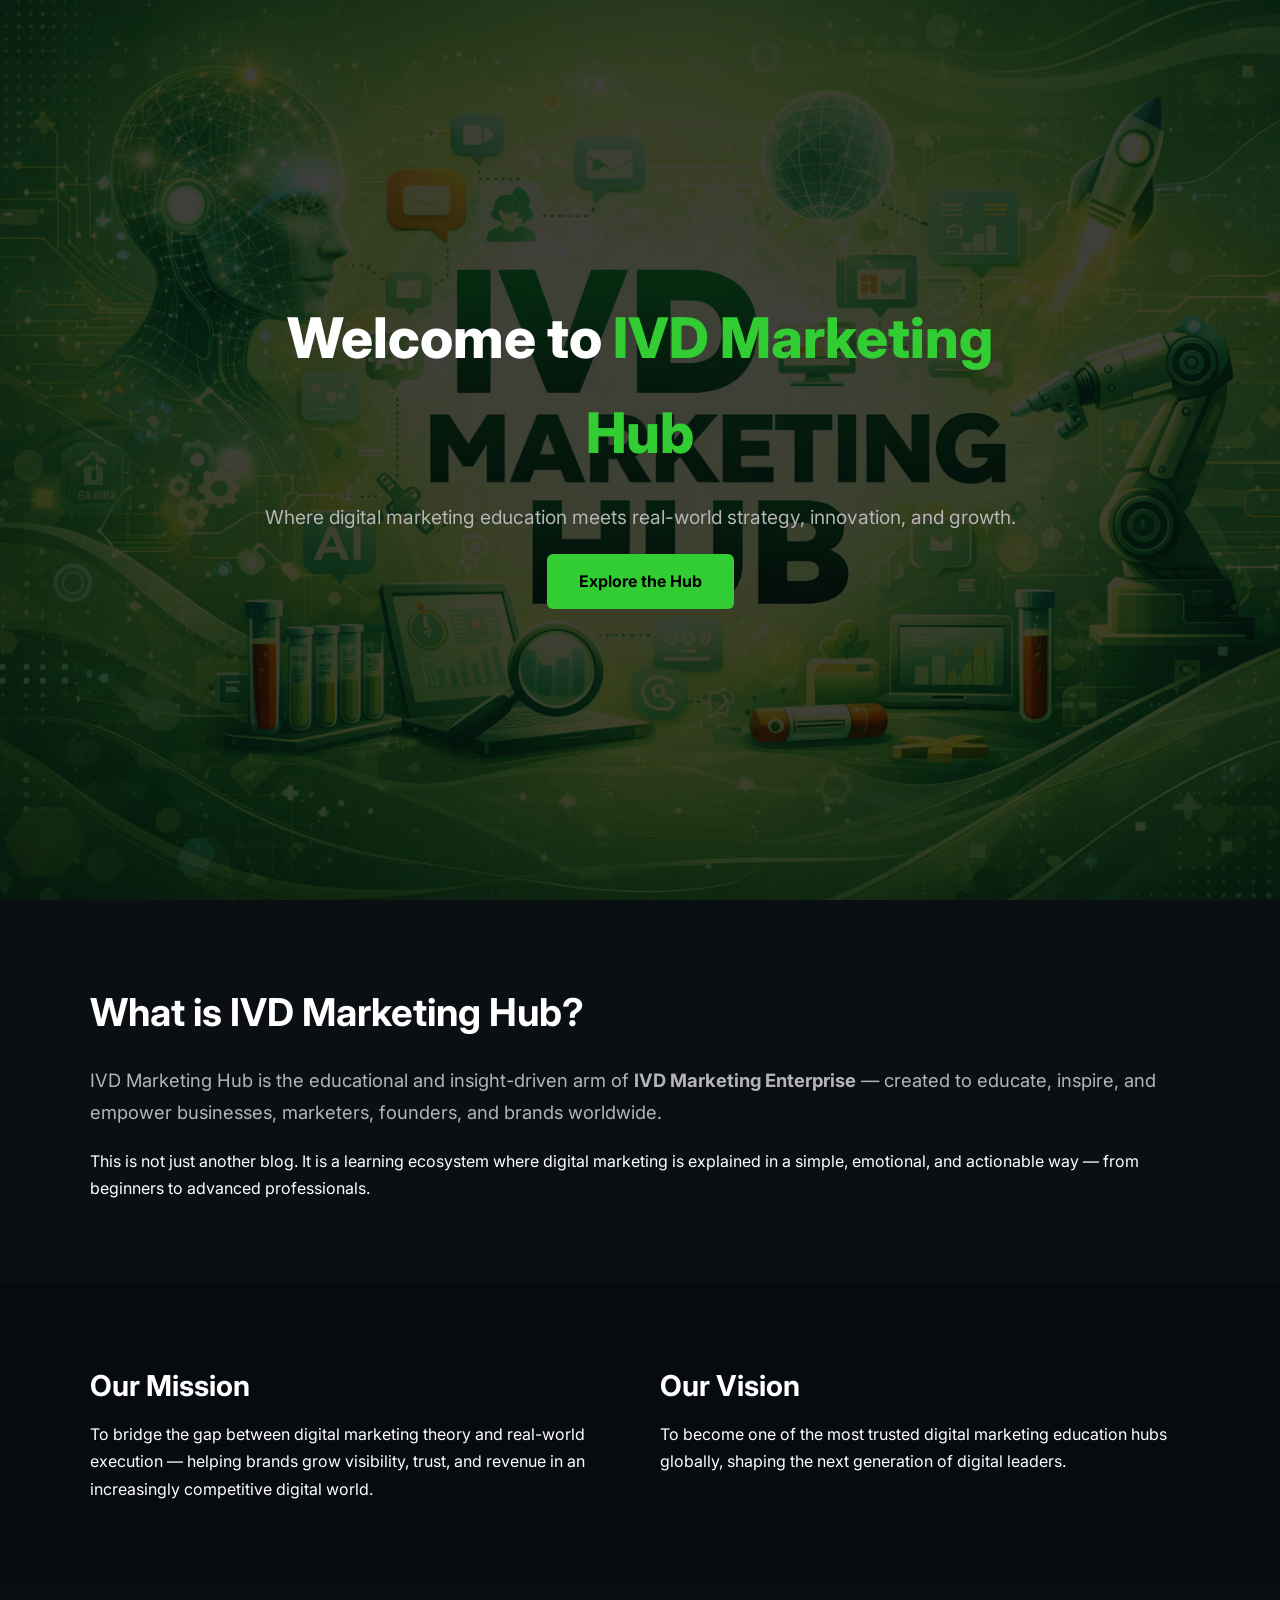
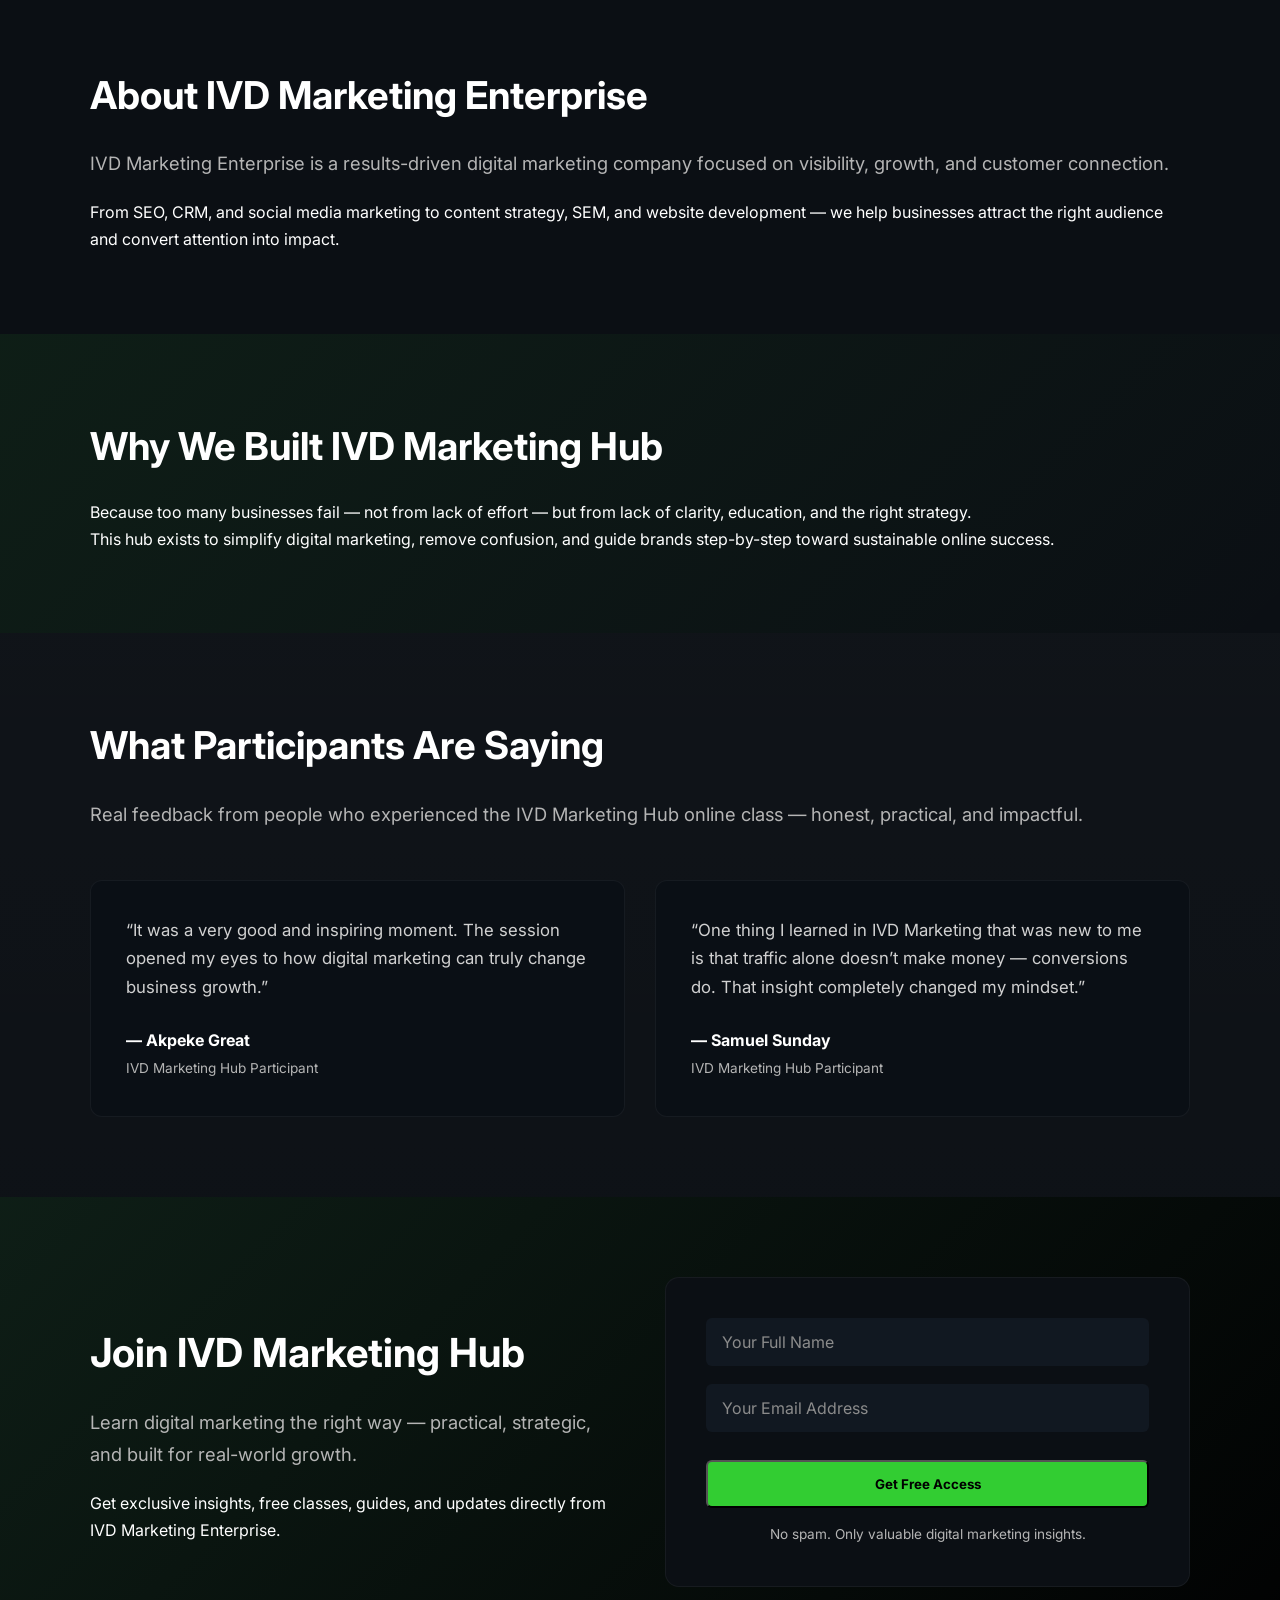
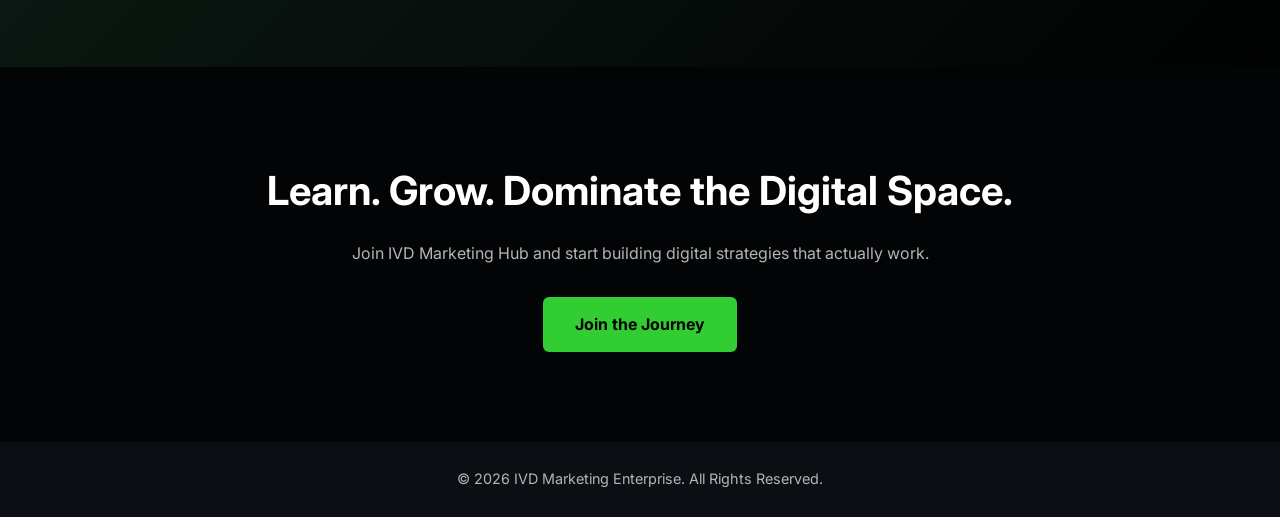
<file: index.html>
<!DOCTYPE html>
<html lang="en">
<head>
  <meta charset="UTF-8" />
  <meta name="viewport" content="width=device-width, initial-scale=1.0" />

  <title>IVD Marketing Hub | Digital Marketing Education & Growth</title>
  <meta name="description" content="IVD Marketing Hub by IVD Marketing Enterprise – a world-class digital marketing education platform empowering businesses, brands, and marketers to grow online." />

  <link rel="stylesheet" href="style.css" />
  <link href="https://fonts.googleapis.com/css2?family=Inter:wght@300;400;600;700;800&display=swap" rel="stylesheet">
</head>

<body>

  <!-- HERO SECTION -->
  <header class="hero">
    <div class="hero-overlay"></div>

    <div class="hero-content">
      <h1>Welcome to <span>IVD Marketing Hub</span></h1>
      <p>
        Where digital marketing education meets real-world strategy, 
        innovation, and growth.
      </p>
      <a href="#about" class="btn-primary">Explore the Hub</a>
    </div>
  </header>

  <!-- ABOUT IVD MARKETING HUB -->
  <section id="about" class="section">
    <div class="container">
      <h2>What is IVD Marketing Hub?</h2>
      <p class="lead">
        IVD Marketing Hub is the educational and insight-driven arm of 
        <strong>IVD Marketing Enterprise</strong> — created to educate, inspire, 
        and empower businesses, marketers, founders, and brands worldwide.
      </p>

      <p>
        This is not just another blog. It is a learning ecosystem where
        digital marketing is explained in a simple, emotional, and 
        actionable way — from beginners to advanced professionals.
      </p>
    </div>
  </section>

  <!-- MISSION -->
  <section class="section dark">
    <div class="container grid">
      <div>
        <h3>Our Mission</h3>
        <p>
          To bridge the gap between digital marketing theory and real-world
          execution — helping brands grow visibility, trust, and revenue
          in an increasingly competitive digital world.
        </p>
      </div>

      <div>
        <h3>Our Vision</h3>
        <p>
          To become one of the most trusted digital marketing education
          hubs globally, shaping the next generation of digital leaders.
        </p>
      </div>
    </div>
  </section>

  <!-- ABOUT IVD MARKETING ENTERPRISE -->
  <section class="section">
    <div class="container">
      <h2>About IVD Marketing Enterprise</h2>
      <p class="lead">
        IVD Marketing Enterprise is a results-driven digital marketing
        company focused on visibility, growth, and customer connection.
      </p>

      <p>
        From SEO, CRM, and social media marketing to content strategy,
        SEM, and website development — we help businesses attract the
        right audience and convert attention into impact.
      </p>
    </div>
  </section>

  <!-- WHY THIS HUB EXISTS -->
  <section class="section highlight">
    <div class="container">
      <h2>Why We Built IVD Marketing Hub</h2>
      <p>
        Because too many businesses fail — not from lack of effort —
        but from lack of clarity, education, and the right strategy.
      </p>

      <p>
        This hub exists to simplify digital marketing, remove confusion,
        and guide brands step-by-step toward sustainable online success.
      </p>
    </div>
  </section>

  <!-- PARTICIPANT REVIEWS -->
<section class="section testimonials">
  <div class="container">
    <h2>What Participants Are Saying</h2>
    <p class="lead">
      Real feedback from people who experienced the IVD Marketing Hub
      online class — honest, practical, and impactful.
    </p>

    <div class="testimonial-grid">

      <div class="testimonial-card">
        <p class="testimonial-text">
          “It was a very good and inspiring moment. The session opened my
          eyes to how digital marketing can truly change business growth.”
        </p>
        <h4 class="testimonial-name">— Akpeke Great</h4>
        <span class="testimonial-role">IVD Marketing Hub Participant</span>
      </div>

      <div class="testimonial-card">
        <p class="testimonial-text">
          “One thing I learned in IVD Marketing that was new to me is that
          traffic alone doesn’t make money — conversions do. That insight
          completely changed my mindset.”
        </p>
        <h4 class="testimonial-name">— Samuel Sunday</h4>
        <span class="testimonial-role">IVD Marketing Hub Participant</span>
      </div>

    </div>
  </div>
</section>

<!-- SIGN UP FORM -->
<section class="section signup">
  <div class="container signup-grid">

    <div class="signup-text">
      <h2>Join IVD Marketing Hub</h2>
      <p class="lead">
        Learn digital marketing the right way — practical, strategic,
        and built for real-world growth.
      </p>
      <p>
        Get exclusive insights, free classes, guides, and updates directly
        from IVD Marketing Enterprise.
      </p>
    </div>

<form
  action="https://formspree.io/f/mkovyzak"
  method="POST"
  class="signup-form"
>

  <!-- Redirect -->
  <input type="hidden" name="_redirect" value="https://imide234.github.io/ivdmarketinghubthankyou.com/">

  <!-- UTM Tracking -->
  <input type="hidden" name="utm_source" id="utm_source_main">
  <input type="hidden" name="utm_medium" id="utm_medium_main">
  <input type="hidden" name="utm_campaign" id="utm_campaign_main">
  <input type="hidden" name="utm_content" id="utm_content_main">

  <!-- Visible Fields -->
  <input type="text" name="name" placeholder="Your Full Name" required>
  <input type="email" name="email" placeholder="Your Email Address" required>

  <button type="submit" class="btn-primary">
    Get Free Access
  </button>

  <p class="form-note">
    No spam. Only valuable digital marketing insights.
  </p>
</form>
  </div>
</section>


  <!-- CTA -->
  <section class="cta">
    <h2>Learn. Grow. Dominate the Digital Space.</h2>
    <p>
      Join IVD Marketing Hub and start building digital strategies
      that actually work.
    </p>
    <a href="#" class="btn-primary">Join the Journey</a>
  </section>

<script>
  const params = new URLSearchParams(window.location.search);

  const utmData = {
    source: params.get("utm_source") || "direct",
    medium: params.get("utm_medium") || "none",
    campaign: params.get("utm_campaign") || "none",
    content: params.get("utm_content") || "none"
  };

  // Main Form
  document.getElementById("utm_source_main").value = utmData.source;
  document.getElementById("utm_medium_main").value = utmData.medium;
  document.getElementById("utm_campaign_main").value = utmData.campaign;
  document.getElementById("utm_content_main").value = utmData.content;

  // Exit Form
  document.getElementById("utm_source_exit").value = utmData.source;
  document.getElementById("utm_medium_exit").value = utmData.medium;
  document.getElementById("utm_campaign_exit").value = utmData.campaign;
  document.getElementById("utm_content_exit").value = utmData.content;
</script>


<div id="exit-popup" class="exit-popup">
  <div class="exit-content">
    <h3>Before You Go…</h3>
    <p>
      Get free digital marketing insights, strategies,
      and class updates from IVD Marketing Hub.
    </p>

<form action="https://formspree.io/f/mkovyzak" method="POST">

  <input type="hidden" name="_redirect" value="https://imide234.github.io/ivdmarketinghubthankyou.com/">

  <input type="hidden" name="utm_source" id="utm_source_exit">
  <input type="hidden" name="utm_medium" id="utm_medium_exit">
  <input type="hidden" name="utm_campaign" id="utm_campaign_exit">
  <input type="hidden" name="utm_content" id="utm_content_exit">

  <input type="email" name="email" placeholder="Your Email" required>

  <button type="submit" class="btn-primary">
    Join Free
  </button>
</form>
    <span class="exit-close" onclick="closeExit()">×</span>
  </div>
</div>

  <!-- FOOTER -->
  <footer>
    <p>© 2026 IVD Marketing Enterprise. All Rights Reserved.</p>
  </footer>

</body>
</html>
</file>
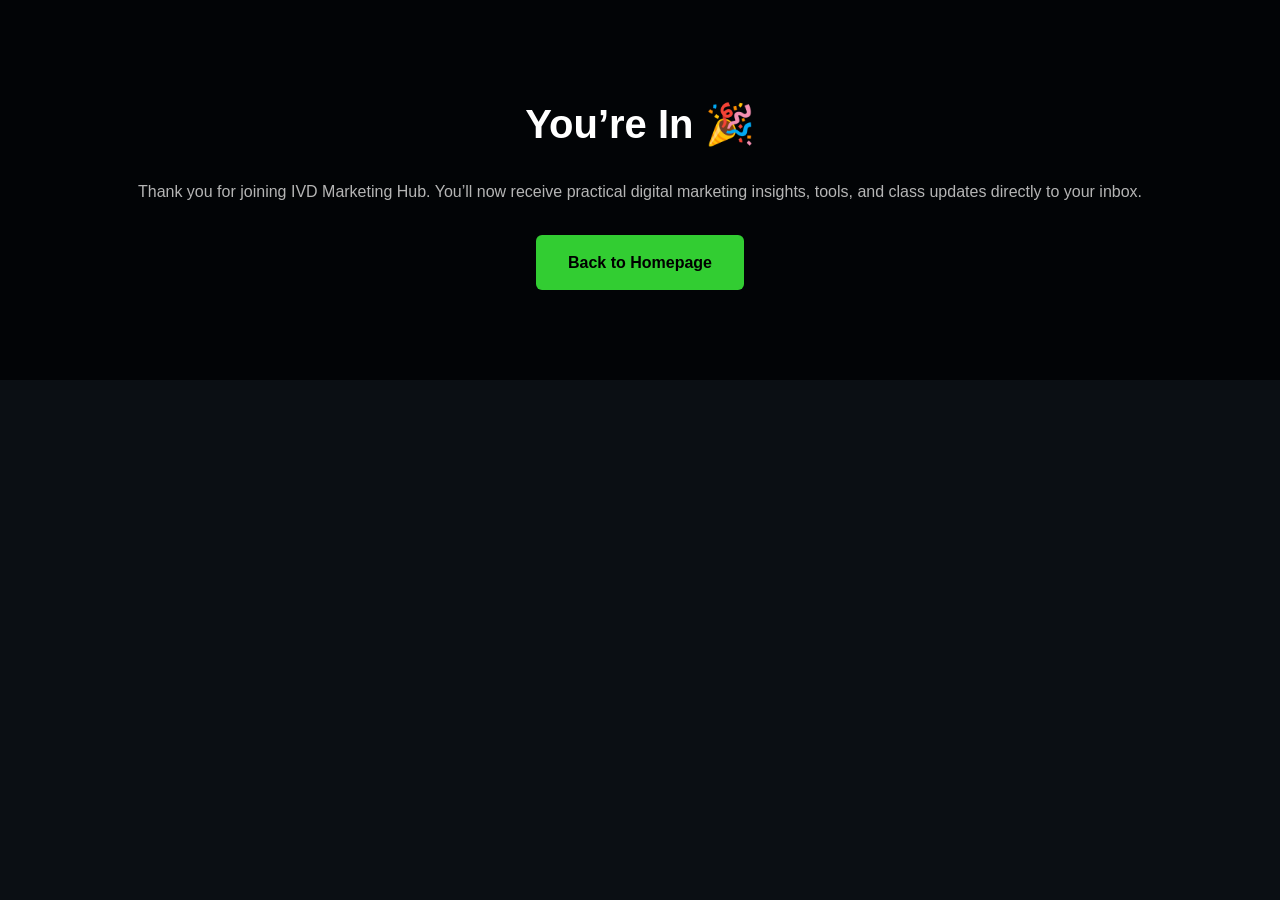
<file: thank-you.html>
<!DOCTYPE html>
<html lang="en">
<head>
  <meta charset="UTF-8">
  <title>Welcome to IVD Marketing Hub</title>
  <meta name="viewport" content="width=device-width, initial-scale=1.0">
  <link rel="stylesheet" href="style.css">
</head>

<body>

<section class="section cta">
  <h2>You’re In 🎉</h2>
  <p>
    Thank you for joining IVD Marketing Hub.
    You’ll now receive practical digital marketing
    insights, tools, and class updates directly
    to your inbox.
  </p>

  <a href="index.html" class="btn-primary">
    Back to Homepage
  </a>
</section>

</body>
</html>
</file>
<file: style.css>
:root {
  --primary: #32CD32;
  --dark: #0b0f14;
  --light: #ffffff;
  --gray: #b5b5b5;
}

* {
  margin: 0;
  padding: 0;
  box-sizing: border-box;
  font-family: 'Inter', sans-serif;
}

body {
  background: var(--dark);
  color: var(--light);
  line-height: 1.7;
}

/* HERO */
.hero {
  position: relative;
  height: 100vh;
  background: url("ChatGPT\ Image\ Feb\ 21\,\ 2026\,\ 01_10_26\ PM.png") center/cover no-repeat;
  display: flex;
  align-items: center;
  justify-content: center;
  text-align: center;
}

.hero-overlay {
  position: absolute;
  inset: 0;
  background: rgba(0,0,0,0.75);
}

.hero-content {
  position: relative;
  max-width: 800px;
  padding: 20px;
}

.hero h1 {
  font-size: 3.5rem;
  font-weight: 800;
}

.hero h1 span {
  color: var(--primary);
}

.hero p {
  margin: 20px 0;
  font-size: 1.2rem;
  color: var(--gray);
}

/* BUTTON */
.btn-primary {
  display: inline-block;
  padding: 14px 32px;
  background: var(--primary);
  color: #000;
  font-weight: 700;
  border-radius: 6px;
  text-decoration: none;
  transition: 0.3s ease;
}

.btn-primary:hover {
  transform: translateY(-3px);
  box-shadow: 0 10px 30px rgba(50,205,50,0.4);
}

/* SECTIONS */
.section {
  padding: 80px 20px;
}

.container {
  max-width: 1100px;
  margin: auto;
}

.section h2 {
  font-size: 2.4rem;
  margin-bottom: 20px;
}

.section h3 {
  font-size: 1.8rem;
  margin-bottom: 10px;
}

.lead {
  font-size: 1.15rem;
  color: var(--gray);
  margin-bottom: 20px;
}

/* DARK SECTION */
.dark {
  background: #070a0e;
}

/* GRID */
.grid {
  display: grid;
  grid-template-columns: repeat(auto-fit, minmax(280px, 1fr));
  gap: 40px;
}

/* HIGHLIGHT */
.highlight {
  background: linear-gradient(135deg, rgba(50,205,50,0.08), transparent);
}

/* CTA */
.cta {
  padding: 90px 20px;
  text-align: center;
  background: #020406;
}

.cta h2 {
  font-size: 2.5rem;
}

.cta p {
  margin: 15px 0 30px;
  color: var(--gray);
}

/* FOOTER */
footer {
  text-align: center;
  padding: 25px;
  font-size: 0.9rem;
  color: var(--gray);
}
/* TESTIMONIALS */
.testimonials {
  background: linear-gradient(
    180deg,
    rgba(255,255,255,0.02),
    rgba(255,255,255,0.01)
  );
}

.testimonial-grid {
  display: grid;
  grid-template-columns: repeat(auto-fit, minmax(300px, 1fr));
  gap: 30px;
  margin-top: 50px;
}

.testimonial-card {
  background: #0a0f15;
  border: 1px solid rgba(255,255,255,0.05);
  padding: 35px;
  border-radius: 12px;
  transition: 0.4s ease;
}

.testimonial-card:hover {
  transform: translateY(-6px);
  border-color: rgba(50,205,50,0.4);
  box-shadow: 0 20px 40px rgba(0,0,0,0.6);
}

.testimonial-text {
  font-size: 1.05rem;
  color: #d1d1d1;
  margin-bottom: 25px;
}

.testimonial-name {
  font-size: 1rem;
  font-weight: 700;
  color: var(--light);
}

.testimonial-role {
  font-size: 0.85rem;
  color: var(--gray);
}
/* SIGNUP FORM */
.signup {
  background: linear-gradient(
    135deg,
    rgba(50,205,50,0.08),
    rgba(0,0,0,0.9)
  );
}

.signup-grid {
  display: grid;
  grid-template-columns: repeat(auto-fit, minmax(300px, 1fr));
  gap: 50px;
  align-items: center;
}

.signup-text h2 {
  font-size: 2.5rem;
}

.signup-form {
  background: #0b0f14;
  padding: 40px;
  border-radius: 14px;
  border: 1px solid rgba(255,255,255,0.05);
}

.signup-form input {
  width: 100%;
  padding: 14px 16px;
  margin-bottom: 18px;
  border-radius: 6px;
  border: none;
  background: #111821;
  color: #fff;
  font-size: 1rem;
}

.signup-form input::placeholder {
  color: #8b8b8b;
}

.signup-form input:focus {
  outline: none;
  box-shadow: 0 0 0 2px rgba(50,205,50,0.6);
}

.signup-form button {
  width: 100%;
  margin-top: 10px;
}

.form-note {
  margin-top: 15px;
  font-size: 0.85rem;
  color: var(--gray);
  text-align: center;
}
.exit-popup {
  position: fixed;
  inset: 0;
  background: rgba(0,0,0,0.85);
  display: none;
  align-items: center;
  justify-content: center;
  z-index: 9999;
}

.exit-content {
  background: #0b0f14;
  padding: 40px;
  max-width: 400px;
  text-align: center;
  border-radius: 12px;
  position: relative;
}

.exit-close {
  position: absolute;
  top: 10px;
  right: 15px;
  font-size: 24px;
  cursor: pointer;
}
</file>
